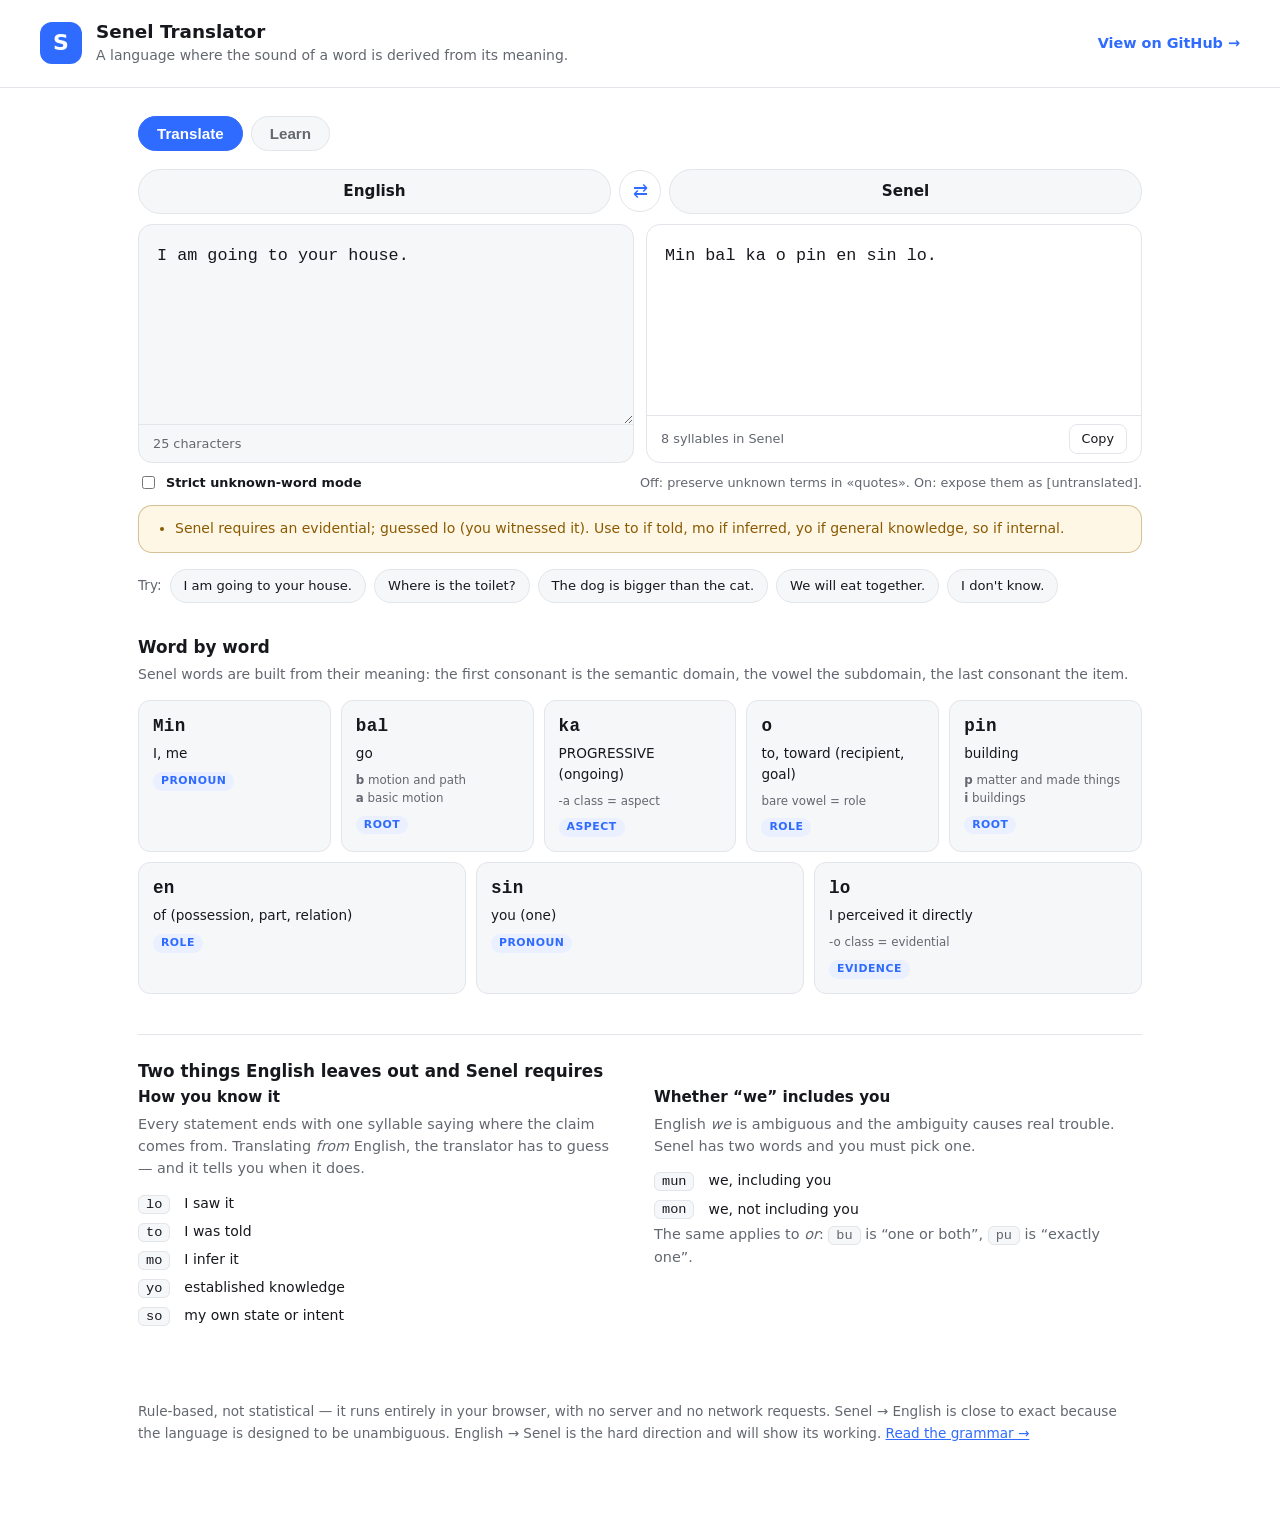
<file: docs/index.html>
<!doctype html>
<html lang="en">
<head>
<meta charset="utf-8">
<meta name="viewport" content="width=device-width, initial-scale=1">
<title>Senel Translator</title>
<meta name="description" content="Translate between English and Senel, a constructed language where the sound of a word is derived from its meaning.">
<meta name="robots" content="index, follow">
<meta name="theme-color" content="#2f6bff">
<link rel="canonical" href="https://throwingogo-hub.github.io/senel/">
<meta property="og:type" content="website">
<meta property="og:site_name" content="Senel">
<meta property="og:title" content="Senel Translator + Learn Lab">
<meta property="og:description" content="Translate both ways, explore 16 meaning domains, and learn to decode a systematic constructed language in your browser.">
<meta property="og:url" content="https://throwingogo-hub.github.io/senel/">
<meta property="og:image" content="https://throwingogo-hub.github.io/senel/assets/social-preview.png">
<meta property="og:image:width" content="1280">
<meta property="og:image:height" content="640">
<meta property="og:image:alt" content="Senel: words whose sounds reveal their meanings, with a browser translator and interactive lessons">
<meta name="twitter:card" content="summary_large_image">
<meta name="twitter:title" content="Senel Translator + Learn Lab">
<meta name="twitter:description" content="Translate both ways and learn to decode words whose sounds reveal their meanings.">
<meta name="twitter:image" content="https://throwingogo-hub.github.io/senel/assets/social-preview.png">
<meta name="twitter:image:alt" content="Senel: words whose sounds reveal their meanings, with a browser translator and interactive lessons">
<script type="application/ld+json">
{
  "@context": "https://schema.org",
  "@type": "WebApplication",
  "name": "Senel Translator + Learn Lab",
  "applicationCategory": "EducationalApplication",
  "operatingSystem": "Any",
  "url": "https://throwingogo-hub.github.io/senel/",
  "description": "Translate both ways, explore 16 meaning domains, and learn to decode a constructed language whose sounds reveal meaning.",
  "offers": {"@type": "Offer", "price": "0", "priceCurrency": "USD"},
  "author": {"@type": "Person", "name": "Throwingogo", "url": "https://github.com/throwingogo-hub"}
}
</script>
<link rel="icon" href="data:image/svg+xml,<svg xmlns='http://www.w3.org/2000/svg' viewBox='0 0 32 32'><text y='26' font-size='26'>🗣️</text></svg>">
<link rel="stylesheet" href="style.css">
</head>
<body>

<header class="top">
  <div class="brand">
    <span class="logo">S</span>
    <div>
      <h1>Senel Translator</h1>
      <p>A language where the sound of a word is derived from its meaning.</p>
    </div>
  </div>
  <a class="repo" href="https://github.com/throwingogo-hub/senel">View on GitHub →</a>
</header>

<main>
  <nav class="tabs" role="tablist">
    <button id="tabTranslate" class="tab active" role="tab" aria-selected="true">Translate</button>
    <button id="tabLearn" class="tab" role="tab" aria-selected="false">Learn</button>
  </nav>

  <div id="translateView">
  <div class="langbar">
    <button class="lang" id="fromLang">English</button>
    <button class="swap" id="swap" title="Swap languages" aria-label="Swap languages">⇄</button>
    <button class="lang" id="toLang">Senel</button>
  </div>

  <div class="panes">
    <section class="pane">
      <textarea id="input" placeholder="Type something…" spellcheck="false"
        autocomplete="off" autofocus></textarea>
      <div class="paneFoot"><span id="counter">0 characters</span></div>
    </section>

    <section class="pane out">
      <output id="output" class="output"></output>
      <div class="paneFoot">
        <span id="syllables"></span>
        <button id="copy" class="ghost">Copy</button>
      </div>
    </section>
  </div>

  <div id="translationOptions" class="translationOptions">
    <label><input id="strictMode" type="checkbox"> Strict unknown-word mode</label>
    <span>Off: preserve unknown terms in «quotes». On: expose them as [untranslated].</span>
  </div>

  <div id="notes" class="notes" hidden></div>

  <section id="unknownResolver" class="unknownResolver" hidden>
    <div>
      <h2>Resolve unknown terms</h2>
      <p>Keep a term quoted, or map it deliberately to an existing English concept.</p>
    </div>
    <div id="unknownItems" class="unknownItems"></div>
    <datalist id="conceptList"></datalist>
  </section>

  <div class="examples">
    <span class="label">Try:</span>
    <button data-ex="I am going to your house.">I am going to your house.</button>
    <button data-ex="Where is the toilet?">Where is the toilet?</button>
    <button data-ex="The dog is bigger than the cat.">The dog is bigger than the cat.</button>
    <button data-ex="We will eat together.">We will eat together.</button>
    <button data-ex="I don't know.">I don't know.</button>
  </div>

  <section id="breakdown" class="breakdown" hidden>
    <h2>Word by word</h2>
    <p class="hint">Senel words are built from their meaning: the first consonant is the
      semantic domain, the vowel the subdomain, the last consonant the item.</p>
    <div id="cards" class="cards"></div>
  </section>

  <section class="explain">
    <h2>Two things English leaves out and Senel requires</h2>
    <div class="cols">
      <div>
        <h3>How you know it</h3>
        <p>Every statement ends with one syllable saying where the claim comes from.
          Translating <em>from</em> English, the translator has to guess — and it tells
          you when it does.</p>
        <table>
          <tr><td><code>lo</code></td><td>I saw it</td></tr>
          <tr><td><code>to</code></td><td>I was told</td></tr>
          <tr><td><code>mo</code></td><td>I infer it</td></tr>
          <tr><td><code>yo</code></td><td>established knowledge</td></tr>
          <tr><td><code>so</code></td><td>my own state or intent</td></tr>
        </table>
      </div>
      <div>
        <h3>Whether “we” includes you</h3>
        <p>English <em>we</em> is ambiguous and the ambiguity causes real trouble.
          Senel has two words and you must pick one.</p>
        <table>
          <tr><td><code>mun</code></td><td>we, including you</td></tr>
          <tr><td><code>mon</code></td><td>we, not including you</td></tr>
        </table>
        <p class="small">The same applies to <em>or</em>: <code>bu</code> is “one or
          both”, <code>pu</code> is “exactly one”.</p>
      </div>
    </div>
  </section>
  </div><!-- /translateView -->

  <section id="learnView" hidden>
    <div class="learnIntro">
      <h2>Learn to read Senel</h2>
      <p>Every root is one syllable: the <b>first consonant</b> is the semantic domain,
        the <b>vowel</b> the subdomain, the <b>last consonant</b> the item. Learn the
        16 domains and the rest of the vocabulary decodes itself.</p>
    </div>

    <h3 class="learnHead">The 16 domains</h3>
    <p class="hint">Tap a domain to open its map.</p>
    <div id="domainGrid" class="domainGrid" role="list"></div>
    <div id="domainDetail" class="domainDetail" hidden></div>

    <section class="drill">
      <h3 class="learnHead">Decode a word</h3>
      <p class="hint">Read the word's first sound, then pick its domain.</p>
      <div class="drillCard">
        <div id="drillWord" class="drillWord">—</div>
        <div id="drillChoices" class="drillChoices"></div>
        <div id="drillReveal" class="drillReveal" hidden></div>
        <div class="drillFoot">
          <span id="drillScore" class="drillScore">streak 0 · best 0</span>
          <button id="drillNext" class="ghost" type="button">New word →</button>
        </div>
      </div>
    </section>

    <section class="familyLesson">
      <h3 class="learnHead">The cost, shown honestly</h3>
      <p>Because the item sits in the sound the ear hears least well and the domain sits
        first, whole families of common words differ only in that first consonant. Hear
        it wrong and the topic changes. This is the measured price of building words from
        meaning — not hidden, but part of the lesson.</p>
      <div id="familyDemo" class="familyDemo"></div>
      <button id="familyNext" class="ghost" type="button">Another family →</button>
      <p class="small">The full analysis, and why the forms are left this way, is in
        <a href="https://github.com/throwingogo-hub/senel/blob/main/ROBUSTNESS.md">ROBUSTNESS.md</a>.</p>
    </section>
  </section>
</main>

<footer>
  <p>Rule-based, not statistical — it runs entirely in your browser, with no server and
    no network requests. Senel → English is close to exact because the language is
    designed to be unambiguous. English → Senel is the hard direction and will show its
    working. <a href="https://github.com/throwingogo-hub/senel/blob/main/SPEC.md">Read
    the grammar →</a></p>
</footer>

<script src="data.js"></script>
<script src="aliases.js"></script>
<script src="app.js"></script>
<script src="ui.js"></script>
</body>
</html>
</file>
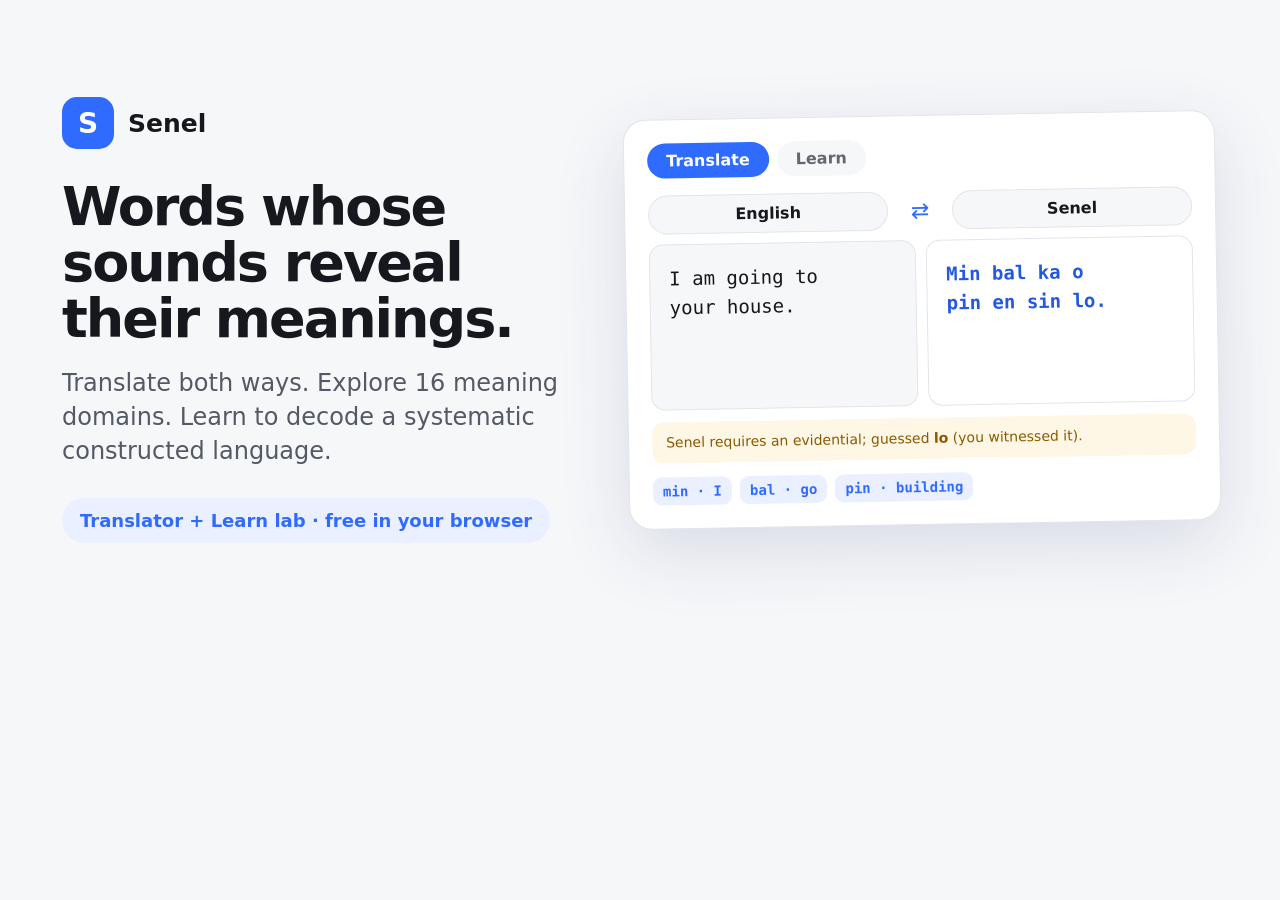
<file: .github/social-preview.html>
<!doctype html>
<html lang="en">
<head>
<meta charset="utf-8">
<meta name="viewport" content="width=device-width, initial-scale=1">
<title>Senel social preview</title>
<style>
  * { box-sizing: border-box; }
  html, body { width: 1280px; height: 640px; margin: 0; overflow: hidden; }
  body {
    display: grid; grid-template-columns: 510px 1fr; gap: 54px;
    padding: 58px 62px; background: #f6f7f9; color: #16181d;
    font-family: ui-sans-serif, system-ui, -apple-system, "Segoe UI", sans-serif;
  }
  .copy { display: flex; flex-direction: column; justify-content: center; }
  .brand { display: flex; align-items: center; gap: 14px; font-weight: 750; font-size: 25px; }
  .logo {
    width: 52px; height: 52px; display: grid; place-items: center;
    border-radius: 15px; background: #2f6bff; color: #fff; font-size: 28px;
  }
  h1 { margin: 30px 0 18px; font-size: 54px; line-height: 1.04; letter-spacing: -2px; }
  .lead { margin: 0; color: #535965; font-size: 24px; line-height: 1.42; }
  .cta {
    display: inline-flex; align-self: flex-start; margin-top: 30px; padding: 12px 18px;
    border-radius: 999px; background: #eaf0ff; color: #2f6bff; font-weight: 750;
    font-size: 18px;
  }
  .app {
    align-self: center; padding: 23px; border-radius: 23px; background: #fff;
    border: 1px solid #e2e5ea; box-shadow: 0 22px 70px rgba(34, 58, 120, .14);
    transform: rotate(-1deg);
  }
  .tabs { display: flex; gap: 8px; margin-bottom: 17px; }
  .tab { padding: 8px 19px; border-radius: 999px; background: #2f6bff; color: #fff; font-weight: 700; }
  .tab.off { background: #f6f7f9; color: #63676f; }
  .langs { display: grid; grid-template-columns: 1fr 48px 1fr; gap: 8px; align-items: center; margin-bottom: 10px; }
  .lang { padding: 9px; border-radius: 999px; background: #f6f7f9; border: 1px solid #e2e5ea; text-align: center; font-weight: 700; }
  .swap { color: #2f6bff; text-align: center; font-size: 22px; }
  .panes { display: grid; grid-template-columns: 1fr 1fr; gap: 10px; }
  .pane { min-height: 166px; padding: 19px; border: 1px solid #e2e5ea; border-radius: 14px; font: 19px/1.55 ui-monospace, SFMono-Regular, Menlo, monospace; }
  .pane.in { background: #f6f7f9; }
  .pane.out { color: #2259df; font-weight: 700; }
  .note { margin-top: 12px; padding: 11px 14px; border-radius: 12px; background: #fff7e6; color: #8a5a00; font-size: 14px; line-height: 1.35; }
  .chips { display: flex; gap: 8px; margin-top: 14px; }
  .chip { padding: 6px 10px; border-radius: 9px; background: #eaf0ff; color: #2f6bff; font: 700 14px ui-monospace, monospace; }
</style>
</head>
<body>
  <section class="copy">
    <div class="brand"><span class="logo">S</span> Senel</div>
    <h1>Words whose sounds reveal their meanings.</h1>
    <p class="lead">Translate both ways. Explore 16 meaning domains. Learn to decode a systematic constructed language.</p>
    <span class="cta">Translator + Learn lab · free in your browser</span>
  </section>
  <section class="app" aria-label="Senel translator preview">
    <div class="tabs"><span class="tab">Translate</span><span class="tab off">Learn</span></div>
    <div class="langs"><span class="lang">English</span><span class="swap">⇄</span><span class="lang">Senel</span></div>
    <div class="panes">
      <div class="pane in">I am going to<br>your house.</div>
      <div class="pane out">Min bal ka o<br>pin en sin lo.</div>
    </div>
    <div class="note">Senel requires an evidential; guessed <b>lo</b> (you witnessed it).</div>
    <div class="chips"><span class="chip">min · I</span><span class="chip">bal · go</span><span class="chip">pin · building</span></div>
  </section>
</body>
</html>
</file>
<file: docs/style.css>
:root {
  --bg: #ffffff;
  --panel: #f6f7f9;
  --ink: #16181d;
  --muted: #63676f;
  --line: #e2e5ea;
  --accent: #2f6bff;
  --accent-soft: #eaf0ff;
  --warn: #8a5a00;
  --warn-bg: #fff7e6;
  --radius: 14px;
}
@media (prefers-color-scheme: dark) {
  :root {
    --bg: #0f1115;
    --panel: #171a21;
    --ink: #e8eaee;
    --muted: #9aa0aa;
    --line: #262b34;
    --accent: #7aa2ff;
    --accent-soft: #1b2440;
    --warn: #ffcf7a;
    --warn-bg: #2a2213;
  }
}

* { box-sizing: border-box; }
html { -webkit-text-size-adjust: 100%; }
body {
  margin: 0;
  background: var(--bg);
  color: var(--ink);
  font: 16px/1.55 ui-sans-serif, system-ui, -apple-system, "Segoe UI", Roboto, sans-serif;
}
h1, h2, h3 { line-height: 1.25; }
code, textarea, .output, .cards { font-family: ui-monospace, SFMono-Regular, Menlo, Consolas, monospace; }

/* ---------- header ---------- */
.top {
  display: flex; align-items: center; justify-content: space-between; gap: 16px;
  flex-wrap: wrap;
  padding: 20px clamp(16px, 4vw, 40px);
  border-bottom: 1px solid var(--line);
}
.brand { display: flex; align-items: center; gap: 14px; }
.logo {
  width: 42px; height: 42px; flex: none;
  display: grid; place-items: center;
  border-radius: 12px;
  background: var(--accent); color: #fff;
  font-weight: 700; font-size: 22px;
}
.top h1 { margin: 0; font-size: 1.15rem; }
.top p { margin: 2px 0 0; color: var(--muted); font-size: .875rem; }
.repo {
  color: var(--accent); text-decoration: none; font-size: .9rem; font-weight: 600;
  white-space: nowrap;
}
.repo:hover { text-decoration: underline; }

main { max-width: 1060px; margin: 0 auto; padding: clamp(16px, 3vw, 28px); }

/* ---------- language bar ---------- */
.langbar {
  display: flex; align-items: center; gap: 8px; margin-bottom: 10px;
}
.lang {
  flex: 1; padding: 10px 14px; min-width: 0;
  border: 1px solid var(--line); border-radius: 999px;
  background: var(--panel); color: var(--ink);
  font: inherit; font-weight: 600; font-size: .95rem;
  cursor: default;
}
.swap {
  flex: none; width: 42px; height: 42px;
  border: 1px solid var(--line); border-radius: 50%;
  background: var(--bg); color: var(--accent);
  font-size: 18px; cursor: pointer;
  transition: transform .18s ease, background .18s ease;
}
.swap:hover { background: var(--accent-soft); }
.swap:active { transform: rotate(180deg); }

/* ---------- panes ---------- */
.panes { display: grid; grid-template-columns: 1fr 1fr; gap: 12px; }
@media (max-width: 720px) { .panes { grid-template-columns: 1fr; } }

.pane {
  display: flex; flex-direction: column;
  border: 1px solid var(--line); border-radius: var(--radius);
  background: var(--panel);
  overflow: hidden;
}
.pane.out { background: var(--bg); }
textarea, .output {
  flex: 1; min-height: 190px;
  padding: 18px; border: 0; margin: 0;
  background: transparent; color: var(--ink);
  font-size: 1.05rem; line-height: 1.6;
  resize: vertical; outline: none;
  white-space: pre-wrap; word-break: break-word;
}
.output:empty::before { content: "Translation"; color: var(--muted); }
.paneFoot {
  display: flex; align-items: center; justify-content: space-between; gap: 10px;
  padding: 8px 14px; border-top: 1px solid var(--line);
  color: var(--muted); font-size: .8rem; min-height: 38px;
}
.ghost {
  border: 1px solid var(--line); border-radius: 8px;
  background: transparent; color: var(--ink);
  padding: 4px 12px; font: inherit; font-size: .8rem; cursor: pointer;
}
.ghost:hover { background: var(--accent-soft); border-color: var(--accent); }

/* ---------- translation options ---------- */
.translationOptions {
  display: flex; align-items: center; justify-content: space-between; gap: 12px;
  flex-wrap: wrap; margin-top: 10px; color: var(--muted); font-size: .8rem;
}
.translationOptions label {
  display: inline-flex; align-items: center; gap: 8px; color: var(--ink);
  font-weight: 600; cursor: pointer;
}
.translationOptions input { accent-color: var(--accent); }

/* ---------- notes ---------- */
.notes {
  margin-top: 12px; padding: 12px 16px;
  border: 1px solid color-mix(in srgb, var(--warn) 35%, transparent);
  border-radius: var(--radius);
  background: var(--warn-bg); color: var(--warn);
  font-size: .875rem;
}
.notes ul { margin: 0; padding-left: 20px; }
.notes li + li { margin-top: 5px; }

/* ---------- unknown-term resolver ---------- */
.unknownResolver {
  margin-top: 12px; padding: 14px 16px;
  border: 1px solid var(--line); border-radius: var(--radius);
  background: var(--panel);
}
.unknownResolver h2 { margin: 0; font-size: .95rem; }
.unknownResolver p { margin: 2px 0 12px; color: var(--muted); font-size: .8rem; }
.unknownItems { display: grid; gap: 8px; }
.unknownItem {
  display: grid; grid-template-columns: minmax(100px, .7fr) minmax(180px, 1.5fr) auto;
  align-items: center; gap: 8px;
}
.unknownItem code { overflow-wrap: anywhere; }
.unknownItem input {
  min-width: 0; width: 100%; padding: 7px 10px;
  border: 1px solid var(--line); border-radius: 8px;
  background: var(--bg); color: var(--ink); font: inherit; font-size: .82rem;
}
.unknownItem input:focus { outline: 2px solid var(--accent-soft); border-color: var(--accent); }
.unknownItem button {
  border: 1px solid var(--line); border-radius: 8px;
  background: var(--bg); color: var(--ink); padding: 7px 11px;
  font: inherit; font-size: .8rem; cursor: pointer;
}
.unknownItem button:hover { border-color: var(--accent); color: var(--accent); }
.unknownItem .invalid { border-color: var(--warn); }
@media (max-width: 600px) {
  .unknownItem { grid-template-columns: 1fr auto; }
  .unknownItem code { grid-column: 1 / -1; }
}

/* ---------- examples ---------- */
.examples {
  display: flex; align-items: center; gap: 8px; flex-wrap: wrap;
  margin-top: 16px;
}
.examples .label { color: var(--muted); font-size: .85rem; }
.examples button {
  border: 1px solid var(--line); border-radius: 999px;
  background: var(--panel); color: var(--ink);
  padding: 6px 13px; font: inherit; font-size: .82rem; cursor: pointer;
}
.examples button:hover { border-color: var(--accent); color: var(--accent); }

/* ---------- breakdown ---------- */
.breakdown { margin-top: 34px; }
.breakdown h2, .explain h2 { font-size: 1.05rem; margin: 0 0 6px; }
.hint, .small { color: var(--muted); font-size: .875rem; margin: 0 0 14px; }
.cards { display: flex; flex-wrap: wrap; gap: 10px; }
.card {
  flex: 1 1 168px; min-width: 0;
  border: 1px solid var(--line); border-radius: 12px;
  background: var(--panel); padding: 12px 14px;
}
.card .w { font-size: 1.1rem; font-weight: 700; letter-spacing: .3px; }
.card .g { font-size: .85rem; margin-top: 3px; font-family: ui-sans-serif, system-ui, sans-serif; }
.card .d {
  font-size: .74rem; color: var(--muted); margin-top: 7px;
  font-family: ui-sans-serif, system-ui, sans-serif;
}
.card .tag {
  display: inline-block; margin-top: 8px; padding: 1px 8px;
  border-radius: 999px; background: var(--accent-soft); color: var(--accent);
  font-size: .68rem; font-weight: 700; letter-spacing: .5px; text-transform: uppercase;
  font-family: ui-sans-serif, system-ui, sans-serif;
}

/* ---------- explainer ---------- */
.explain { margin-top: 40px; border-top: 1px solid var(--line); padding-top: 26px; }
.cols { display: grid; grid-template-columns: 1fr 1fr; gap: 28px; }
@media (max-width: 720px) { .cols { grid-template-columns: 1fr; } }
.explain h3 { font-size: .95rem; margin: 0 0 6px; }
.explain p { margin: 0 0 10px; font-size: .9rem; color: var(--muted); }
.explain table { border-collapse: collapse; font-size: .875rem; }
.explain td { padding: 3px 14px 3px 0; }
.explain code {
  background: var(--panel); border: 1px solid var(--line);
  border-radius: 6px; padding: 1px 7px; font-size: .85rem;
}

footer {
  max-width: 1060px; margin: 0 auto; padding: 30px clamp(16px, 3vw, 28px) 60px;
  color: var(--muted); font-size: .85rem;
}
footer a { color: var(--accent); }

/* ---------- tabs + learn mode ---------- */
.tabs { display: flex; gap: 8px; margin-bottom: 18px; }
.tab {
  padding: 8px 18px; border: 1px solid var(--line); background: var(--panel);
  color: var(--muted); border-radius: 999px; font-size: .95rem; font-weight: 600;
  cursor: pointer;
}
.tab.active { background: var(--accent); color: #fff; border-color: var(--accent); }

.learnIntro h2 { margin: 0 0 6px; }
.learnIntro p { margin: 0 0 8px; color: var(--muted); }
.learnHead { margin: 28px 0 4px; }

.domainGrid {
  display: grid; grid-template-columns: repeat(auto-fill, minmax(150px, 1fr)); gap: 10px;
}
.domainTile {
  display: flex; align-items: center; gap: 10px; text-align: left;
  padding: 12px 14px; border: 1px solid var(--line); background: var(--panel);
  border-radius: var(--radius); cursor: pointer; color: var(--ink);
}
.domainTile:hover { border-color: var(--accent); }
.domainTile.active { border-color: var(--accent); background: var(--accent-soft); }
.dLetter {
  font-family: ui-monospace, Menlo, monospace; font-weight: 700; font-size: 1.25rem;
  width: 30px; height: 30px; flex: none; display: grid; place-items: center;
  background: var(--accent); color: #fff; border-radius: 8px;
}
.dLetter.big { width: 36px; height: 36px; font-size: 1.4rem; }
.dName { font-size: .9rem; }

.domainDetail {
  margin-top: 14px; padding: 16px 18px;
  border: 1px solid var(--line); border-radius: var(--radius); background: var(--panel);
}
.domainDetail h4 { margin: 0 0 12px; display: flex; align-items: center; gap: 10px; }
.subRow {
  display: grid; grid-template-columns: 70px 130px 1fr; gap: 10px; align-items: baseline;
  padding: 7px 0; border-top: 1px solid var(--line);
}
.subVowel { font-family: ui-monospace, Menlo, monospace; color: var(--accent); font-weight: 600; }
.subName { color: var(--muted); font-size: .88rem; }
.subRoots code {
  display: inline-block; margin: 0 6px 4px 0; padding: 1px 6px;
  background: var(--bg); border: 1px solid var(--line); border-radius: 6px; font-size: .85rem;
}

.drillCard, .familyDemo {
  margin-top: 8px; padding: 18px; border: 1px solid var(--line);
  border-radius: var(--radius); background: var(--panel);
}
.drillWord {
  font-family: ui-monospace, Menlo, monospace; font-size: 2.6rem; font-weight: 700;
  text-align: center; letter-spacing: 2px; margin-bottom: 14px;
}
.drillChoices { display: grid; grid-template-columns: 1fr 1fr; gap: 8px; }
.choice {
  padding: 10px 12px; border: 1px solid var(--line); background: var(--bg);
  border-radius: 10px; cursor: pointer; color: var(--ink); font-size: .92rem; text-align: left;
}
.choice:hover:not(:disabled) { border-color: var(--accent); }
.choice.right { background: #1f9d5522; border-color: #1f9d55; color: var(--ink); }
.choice.wrong { background: #d33a3a22; border-color: #d33a3a; }
.drillReveal { margin-top: 14px; text-align: center; font-size: 1.05rem; }
.drillReveal .muted { color: var(--muted); }
.drillFoot { display: flex; justify-content: space-between; align-items: center; margin-top: 14px; }
.drillScore { color: var(--muted); font-size: .9rem; }

.familyLesson p { color: var(--muted); }
.famHead { margin: 0 0 12px; color: var(--ink) !important; }
.famRow { display: flex; flex-wrap: wrap; gap: 10px; }
.famWord {
  display: flex; flex-direction: column; min-width: 78px;
  padding: 8px 10px; background: var(--bg); border: 1px solid var(--line); border-radius: 8px;
}
.famWord b { font-family: ui-monospace, Menlo, monospace; font-size: 1.05rem; }
.famWord span { color: var(--muted); font-size: .8rem; }
#familyNext { margin-top: 14px; }

@media (max-width: 560px) {
  .subRow { grid-template-columns: 56px 1fr; }
  .subRow .subRoots { grid-column: 1 / -1; }
  .drillChoices { grid-template-columns: 1fr; }
}
</file>
